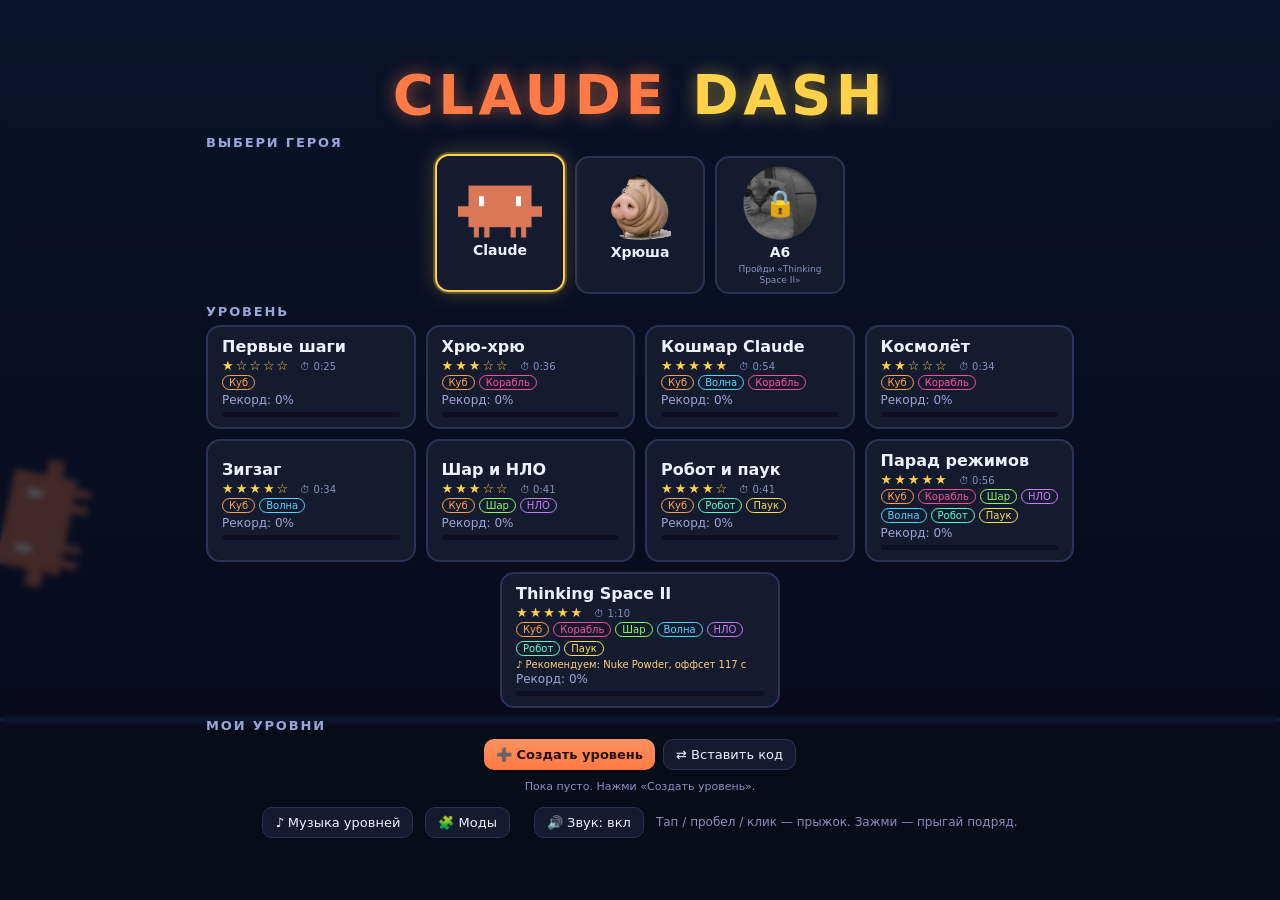
<file: index.html>
<!doctype html>
<html lang="ru">
<head>
<meta charset="utf-8">
<meta name="viewport" content="width=device-width,initial-scale=1,maximum-scale=1,user-scalable=no,viewport-fit=cover">
<meta name="theme-color" content="#0b0f1a">
<title>Claude Dash</title>
<link rel="stylesheet" href="style.css">
</head>
<body>
<canvas id="c"></canvas>

<button id="btnPause" class="hidden" aria-label="Пауза">❚❚</button>

<section id="menu" class="screen">
  <div class="menu-inner">
    <div id="safeBanner" class="safebanner hidden">Безопасный режим: моды выключены</div>
    <h1 class="title"><span>CLAUDE</span> <span class="dash">DASH</span></h1>

    <div class="block">
      <h2>Выбери героя</h2>
      <div id="chars" class="chars"></div>
    </div>

        <div class="block">
      <h2>Уровень</h2>
      <div id="levels" class="levels"></div>
    </div>

    <div class="block">
      <h2>Мои уровни</h2>
      <div class="cbtns">
        <button id="btnNew" class="small go">➕ Создать уровень</button>
        <button id="btnImport" class="small">⇄ Вставить код</button>
      </div>
      <div id="customList" class="clist"></div>
    </div>

    <div id="modLevelsBlock" class="block hidden">
      <h2>Уровни из модов</h2>
      <div id="modLevels" class="clist"></div>
    </div>

    <div class="foot">
      <button id="btnMusic" class="small">♪ Музыка уровней</button>
      <button id="btnMods" class="small">🧩 Моды</button>
      <span id="modButtons" class="cbtns" style="margin:0"></span>
      <button id="btnSound" class="small">🔊 Звук: вкл</button>
      <span class="hint">Тап / пробел / клик — прыжок. Зажми — прыгай подряд.</span>
    </div>
  </div>
</section>

<section id="musicScreen" class="screen hidden">
  <div class="card modcard">
    <div class="mhead"><h2>Музыка уровней</h2><button id="musicClose" class="small">← Назад</button></div>
    <p class="warn" style="color:#c8d0f5;background:rgba(120,140,255,.08);border-color:rgba(120,140,255,.3)">Выбери звуковой файл с устройства для любого уровня. Он остаётся только на этом устройстве, в игру и в интернет не загружается. Музыка начинается заново с каждой попыткой, как встроенная.</p>
    <div id="musicList" class="mlist"></div>
    <input id="musicFile" type="file" accept="audio/*,.mp3,.ogg,.wav,.m4a,.aac,.flac,.opus" hidden>
    <div id="musicMsg" class="hint"></div>
  </div>
</section>

<section id="mods" class="screen hidden">
  <div class="card modcard">
    <div class="mhead"><h2>Моды</h2><button id="modClose" class="small">← Назад</button></div>
    <p class="warn">Мод — это код. Он выполняется внутри игры и может менять её как угодно. Ставь только те моды, которым доверяешь. Описание API: docs/MODDING.md в репозитории.</p>
    <div id="safeNote" class="warn hidden">Безопасный режим: моды сейчас не работают. Здесь можно выключить или удалить сломанный мод, потом запусти игру обычным способом.</div>
    <div id="modList" class="mlist"></div>
    <h2>Добавить мод</h2>
    <textarea id="modSrc" rows="5" spellcheck="false" placeholder="Вставь код мода: ClaudeDash.register({ ... })"></textarea>
    <div class="cbtns">
      <button id="modInstall" class="small go">Установить код</button>
      <button id="modFileBtn" class="small">Из файла…</button>
      <input id="modFile" type="file" accept=".js,text/javascript,application/javascript" hidden>
    </div>
    <div class="urlrow"><input id="modUrl" type="url" placeholder="https://…/mod.js" autocomplete="off"><button id="modUrlBtn" class="small">Скачать</button></div>
    <div id="modMsg" class="hint"></div>
    <h2>Примеры</h2>
    <div id="modExamples" class="mlist"></div>
  </div>
</section>

<section id="modMenu" class="screen hidden">
  <div class="card modcard">
    <div class="mhead"><h2 id="modMenuTitle"></h2><button id="modMenuClose" class="small">← Назад</button></div>
    <div id="modMenuBody" class="mui"></div>
  </div>
</section>

<div id="modPanels" class="modpanels"></div>
<div id="toast" class="toast hidden"></div>

<section id="editor" class="hidden">
  <div class="edtop">
    <button id="edBack" class="small" aria-label="Назад">←</button>
    <input id="edName" type="text" maxlength="24" placeholder="Название" autocomplete="off">
    <button id="edTest" class="small go">▶ Тест</button>
    <button id="edSave" class="small">💾 Сохранить</button>
    <button id="edCode" class="small">⇄ Код</button>
  </div>
  <div id="edCodePanel" class="codepanel hidden">
    <p>Код уровня. Скопируй, чтобы поделиться, или вставь чужой и нажми «Загрузить».</p>
    <textarea id="edCodeText" rows="4" spellcheck="false"></textarea>
    <div class="cbtns">
      <button id="edCopy" class="small go">Копировать</button>
      <button id="edLoad" class="small">Загрузить</button>
      <button id="edCodeClose" class="small">Закрыть</button>
    </div>
    <div id="edCodeMsg" class="hint"></div>
  </div>
  <div class="edbottom">
    <div class="edbar">
      <button id="edLeft" class="small">◀</button>
      <input id="edScroll" type="range" min="0" max="100" step="0.5" value="0" aria-label="Прокрутка уровня">
      <button id="edRight" class="small">▶</button>
      <button id="edLenMinus" class="small">−20</button>
      <span id="edInfo" class="hint"></span>
      <button id="edLenPlus" class="small">+20</button>
    </div>
    <div id="edTools" class="tools"></div>
  </div>
</section>

<section id="pause" class="screen hidden">
  <div class="card">
    <h2>Пауза</h2>
    <button id="btnResume" class="big">▶ Продолжить</button>
    <button id="btnRestart" class="big alt">↻ Заново</button>
    <button id="btnMenu" class="big alt">☰ В меню</button>
    <div id="pauseExtra" class="pauseextra"></div>
  </div>
</section>

<section id="win" class="screen hidden">
  <div class="card">
    <h2>Уровень пройден!</h2>
    <p id="winStats"></p>
    <div id="winUnlock" class="unlock hidden">
      <img id="unlockImg" alt="">
      <div class="uinfo"><b>🔓 Открыт новый скин!</b><span id="unlockName"></span></div>
      <button id="btnWear" class="small go">Надеть</button>
    </div>
    <img id="winImg" alt="">
    <button id="btnAgain" class="big">↻ Ещё раз</button>
    <button id="btnNext" class="big alt">Следующий ▶</button>
    <button id="btnMenu2" class="big alt">☰ В меню</button>
  </div>
</section>

<script src="core.js"></script>
<script src="mods.js"></script>
<script src="modui.js"></script>
<script src="examples.js"></script>
<script src="game.js"></script>
</body>
</html>
</file>
<file: style.css>
:root { --bg: #0b0f1a; --accent: #ff7a45; --accent2: #ffd24a; --card: #151b2e; --line: #2a3354; --text: #eef1ff; }
* { box-sizing: border-box; -webkit-tap-highlight-color: transparent; -webkit-user-select: none; user-select: none; }
html, body { margin: 0; height: 100%; background: var(--bg); color: var(--text); overflow: hidden; touch-action: none;
  font-family: system-ui, -apple-system, "Segoe UI", Roboto, sans-serif; }
canvas { position: fixed; inset: 0; width: 100%; height: 100%; display: block; }
.hidden { display: none !important; }

.screen { position: fixed; inset: 0; display: flex; align-items: center; justify-content: center; z-index: 5; }
#menu { background: rgba(8, 11, 22, .72); backdrop-filter: blur(3px); overflow-y: auto; align-items: flex-start; }
.menu-inner { width: min(900px, 100%); padding: max(12px, env(safe-area-inset-top)) max(16px, env(safe-area-inset-right)) 16px max(16px, env(safe-area-inset-left)); margin: auto; }

.title { margin: 4px 0 8px; text-align: center; font-size: clamp(30px, 8vh, 56px); letter-spacing: .08em; font-weight: 900; }
.title span:first-child { color: var(--accent); text-shadow: 0 0 18px rgba(255, 122, 69, .55); }
.title .dash { color: var(--accent2); text-shadow: 0 0 18px rgba(255, 210, 74, .45); }
h2 { margin: 0 0 6px; font-size: 13px; letter-spacing: .14em; text-transform: uppercase; color: #9aa6d6; }
.block { margin-bottom: 10px; }

.chars, .levels, .diffs { display: flex; gap: 10px; justify-content: center; flex-wrap: wrap; }
.char, .level { background: var(--card); border: 2px solid var(--line); border-radius: 14px; color: var(--text); cursor: pointer;
  font: inherit; transition: transform .12s, border-color .12s, box-shadow .12s; }
.char { width: 130px; padding: 8px 6px 6px; display: flex; flex-direction: column; align-items: center; gap: 4px; }
.char .pic { width: 84px; height: 74px; display: flex; align-items: flex-end; justify-content: center; }
.char img { max-width: 100%; max-height: 100%; image-rendering: auto; pointer-events: none; }
.char b { font-size: 14px; }
.char.sel { border-color: var(--accent2); box-shadow: 0 0 0 2px rgba(255, 210, 74, .25), 0 0 22px rgba(255, 210, 74, .25); transform: translateY(-2px); }
.level { min-width: 180px; padding: 10px 14px; text-align: left; flex: 1 1 180px; max-width: 280px; }
.level:active, .char:active, .big:active, .small:active { transform: scale(.97); }
.level .nm { font-weight: 800; font-size: 16px; }
.level .st { color: var(--accent2); font-size: 13px; letter-spacing: 2px; margin: 2px 0; }
.level .best { font-size: 12px; color: #9aa6d6; }
.level .bar { height: 5px; background: #0c1020; border-radius: 3px; overflow: hidden; margin-top: 5px; }
.level .bar i { display: block; height: 100%; background: linear-gradient(90deg, var(--accent), var(--accent2)); }
.level:hover, .char:hover { border-color: var(--accent); }

.foot { display: flex; gap: 12px; align-items: center; justify-content: center; flex-wrap: wrap; margin-top: 4px; }
.hint { font-size: 12px; color: #8791bd; }
button { font-family: inherit; }
.small { background: var(--card); border: 1px solid var(--line); color: var(--text); border-radius: 10px; padding: 7px 12px; font-size: 13px; cursor: pointer; }

#pause, #win { background: rgba(5, 8, 18, .66); }
.card { background: var(--card); border: 2px solid var(--line); border-radius: 18px; padding: 18px 22px; width: min(340px, 90vw); text-align: center;
  display: flex; flex-direction: column; gap: 10px; max-height: 96vh; overflow-y: auto; }
.card h2 { font-size: 20px; color: var(--accent2); letter-spacing: .06em; margin: 0; }
.card p { margin: 0; color: #c8d0f5; font-size: 14px; }
#winImg { height: 70px; object-fit: contain; align-self: center; animation: hop .6s ease-in-out infinite alternate; }
@keyframes hop { to { transform: translateY(-14px) rotate(12deg); } }
.big { background: linear-gradient(180deg, #ff9160, var(--accent)); border: 0; border-radius: 12px; padding: 12px; font-size: 17px; font-weight: 800;
  color: #25110a; cursor: pointer; }
.big.alt { background: #222b49; color: var(--text); border: 1px solid var(--line); font-weight: 600; }

#btnPause { position: fixed; z-index: 4; top: max(8px, env(safe-area-inset-top)); right: max(10px, env(safe-area-inset-right));
  width: 44px; height: 44px; border-radius: 50%; border: 2px solid rgba(255, 255, 255, .35); background: rgba(0, 0, 0, .35);
  color: #fff; font-size: 16px; cursor: pointer; }

@media (max-height: 460px) {
  .title { font-size: 26px; margin: 0 0 4px; }
  .char { width: 104px; padding: 4px; } .char .pic { width: 60px; height: 50px; }
  .level { padding: 6px 10px; min-width: 150px; } .block { margin-bottom: 6px; } .hint { display: none; }
}

.diffs { display: flex; gap: 8px; justify-content: center; }
.diff { flex: 1 1 0; max-width: 150px; background: var(--card); border: 2px solid var(--line); border-radius: 12px; color: var(--text); cursor: pointer;
  padding: 6px 8px; display: flex; flex-direction: column; align-items: center; gap: 1px; font: inherit; transition: transform .12s, border-color .12s; }
.diff b { font-size: 15px; letter-spacing: .06em; }
.diff span { font-size: 11px; color: #8791bd; }
.diff:active { transform: scale(.97); }
.diff.d-easy.sel { border-color: #5ee08a; box-shadow: 0 0 16px rgba(94, 224, 138, .3); }
.diff.d-hard.sel { border-color: var(--accent2); box-shadow: 0 0 16px rgba(255, 210, 74, .3); }
.diff.d-swin.sel { border-color: #ff4d9a; box-shadow: 0 0 18px rgba(255, 77, 154, .45); }
.diff.d-swin b { color: #ff7ab8; }
@media (max-height: 460px) { .diff { padding: 3px 6px; } .diff span { display: none; } }

/* ---- modes, custom levels ---- */
.level .modes { display: flex; gap: 4px; flex-wrap: wrap; margin: 2px 0 3px; }
.level .modes i { font-style: normal; font-size: 10px; padding: 1px 6px; border-radius: 8px; border: 1px solid currentColor; }
.m-cube { color: #ffa24a; } .m-ship { color: #ff4d9a; } .m-wave { color: #4dd8ff; }
.cbtns { display: flex; gap: 8px; justify-content: center; flex-wrap: wrap; margin-bottom: 6px; }
.small.go { background: linear-gradient(180deg, #ff9160, var(--accent)); border: 0; color: #25110a; font-weight: 800; }
.small.del { color: #ff8a9a; }
.clist { display: flex; flex-direction: column; gap: 6px; max-width: 560px; margin: 0 auto; }
.crow { display: flex; align-items: center; gap: 6px; background: var(--card); border: 1px solid var(--line); border-radius: 12px; padding: 6px 8px; }
.cname { flex: 1; min-width: 0; display: flex; flex-direction: column; }
.cname b { font-size: 14px; overflow: hidden; text-overflow: ellipsis; white-space: nowrap; }
.cname span, .empty { font-size: 11px; color: #8791bd; }
.empty { text-align: center; padding: 4px; }

#editor { position: fixed; inset: 0; z-index: 6; pointer-events: none; }
#editor > * { pointer-events: auto; }
.edtop { position: absolute; top: 0; left: 0; right: 0; display: flex; gap: 6px; align-items: center; background: rgba(8, 11, 22, .82);
  padding: 6px max(8px, env(safe-area-inset-right)) 6px max(8px, env(safe-area-inset-left)); overflow-x: auto; }
.edtop .small { white-space: nowrap; flex: none; }
#edName { flex: 1 1 120px; min-width: 90px; background: #0c1020; border: 1px solid var(--line); color: var(--text); border-radius: 8px; padding: 7px 9px; font: inherit; font-size: 14px;
  -webkit-user-select: text; user-select: text; }
.edbottom { position: absolute; left: 0; right: 0; bottom: 0; height: 84px; background: rgba(8, 11, 22, .9); display: flex; flex-direction: column;
  padding: 0 max(8px, env(safe-area-inset-right)) 0 max(8px, env(safe-area-inset-left)); }
.edbar { height: 32px; display: flex; align-items: center; gap: 6px; }
.edbar .small { padding: 3px 9px; flex: none; }
#edScroll { flex: 1; min-width: 60px; accent-color: var(--accent); }
.tools { height: 52px; display: flex; gap: 6px; overflow-x: auto; padding-bottom: 4px; }
.tool { flex: none; min-width: 58px; background: var(--card); border: 2px solid var(--line); border-radius: 10px; color: var(--text); display: flex; flex-direction: column;
  align-items: center; justify-content: center; font: inherit; cursor: pointer; padding: 0 6px; }
.tool b { font-size: 17px; line-height: 1; } .tool span { font-size: 9px; color: #8791bd; }
.tool.sel { border-color: var(--accent2); box-shadow: 0 0 12px rgba(255, 210, 74, .3); }
.tool.t-cube b { color: #ffa24a; } .tool.t-ship b { color: #ff4d9a; } .tool.t-wave b { color: #4dd8ff; }
.codepanel { position: absolute; top: 52px; left: 50%; transform: translateX(-50%); width: min(520px, 94vw); background: var(--card); border: 2px solid var(--line);
  border-radius: 14px; padding: 10px; display: flex; flex-direction: column; gap: 8px; }
.codepanel p { margin: 0; font-size: 12px; color: #c8d0f5; }
.codepanel textarea { width: 100%; background: #0c1020; color: var(--text); border: 1px solid var(--line); border-radius: 8px; padding: 6px; font: 11px monospace;
  -webkit-user-select: text; user-select: text; resize: none; }
@media (max-height: 460px) { .level .modes { display: none; } }

/* ---- mods ---- */
.modcard { width: min(600px, 94vw); text-align: left; gap: 8px; }
.mhead { display: flex; justify-content: space-between; align-items: center; }
.warn { font-size: 12px; color: #ffcf7a; background: rgba(255, 180, 60, .08); border: 1px solid rgba(255, 180, 60, .3); border-radius: 10px; padding: 7px 10px; }
.mlist { display: flex; flex-direction: column; gap: 6px; }
.mrow { display: flex; align-items: center; gap: 6px; background: #0f1426; border: 1px solid var(--line); border-radius: 10px; padding: 6px 8px; }
.mrow.off { opacity: .6; }
.minfo { flex: 1; min-width: 0; display: flex; flex-direction: column; gap: 1px; }
.minfo b { font-size: 14px; } .minfo span { font-size: 11px; color: #9aa6d6; overflow-wrap: anywhere; }
.minfo em { font-size: 11px; font-style: normal; color: #5ee08a; } .minfo em.bad { color: #ff8a9a; overflow-wrap: anywhere; }
.small:disabled { opacity: .5; cursor: default; }
.modcard textarea, .urlrow input { width: 100%; background: #0c1020; color: var(--text); border: 1px solid var(--line); border-radius: 8px; padding: 7px; font: 12px monospace;
  -webkit-user-select: text; user-select: text; resize: vertical; }
.urlrow { display: flex; gap: 6px; } .urlrow input { font: 13px system-ui, sans-serif; }
.toast { position: fixed; left: 50%; bottom: 18px; transform: translateX(-50%); background: rgba(20, 26, 48, .96); border: 1px solid var(--line); color: var(--text);
  border-radius: 12px; padding: 9px 14px; font-size: 13px; z-index: 20; max-width: 90vw; pointer-events: none; }

/* ---- mod UI (menus, panels) ---- */
.pauseextra { display: flex; flex-direction: column; gap: 10px; }
#modMenuBody { max-height: 64vh; overflow-y: auto; display: flex; flex-direction: column; gap: 8px; padding-right: 2px; }
.mui-heading { margin: 4px 0 0; font-size: 13px; letter-spacing: .1em; text-transform: uppercase; color: #9aa6d6; }
.mui-text { margin: 0; font-size: 13px; color: #c8d0f5; white-space: pre-wrap; overflow-wrap: anywhere; }
.mui-sep { border: 0; border-top: 1px solid var(--line); margin: 2px 0; width: 100%; }
.mui-image { align-self: center; max-width: 100%; object-fit: contain; }
.mui-field { display: flex; flex-direction: column; gap: 4px; }
.mui-label { font-size: 12px; color: #c8d0f5; }
.mui-field input[type=text], .mui-field input[type=password], .mui-field select, .mui-field textarea { width: 100%; background: #0c1020; color: var(--text); border: 1px solid var(--line); border-radius: 8px;
  padding: 7px 9px; font: inherit; font-size: 14px; -webkit-user-select: text; user-select: text; }
.mui-field input[type=range] { width: 100%; accent-color: var(--accent); }
.mui-toggle { display: flex; align-items: center; justify-content: space-between; gap: 10px; cursor: pointer; }
.mui-toggle input { position: absolute; opacity: 0; pointer-events: none; }
.mui-switch { width: 40px; height: 22px; border-radius: 11px; background: #2a3354; position: relative; flex: none; transition: background .15s; }
.mui-switch::after { content: ""; position: absolute; top: 3px; left: 3px; width: 16px; height: 16px; border-radius: 50%; background: #fff; transition: transform .15s; }
.mui-toggle input:checked + .mui-switch { background: var(--accent); }
.mui-toggle input:checked + .mui-switch::after { transform: translateX(18px); }
.mui-toggle input:focus-visible + .mui-switch { outline: 2px solid var(--accent2); }
.mui-row { display: flex; gap: 8px; flex-wrap: wrap; align-items: flex-end; } .mui-row > * { flex: 1 1 120px; min-width: 0; }
.mui-button { align-self: flex-start; }
.mui-progress { height: 8px; background: #0c1020; border-radius: 4px; overflow: hidden; } .mui-progress i { display: block; height: 100%; background: linear-gradient(90deg, var(--accent), var(--accent2)); }
.mui-list { display: flex; flex-direction: column; gap: 6px; }
.mui-lrow { display: flex; align-items: center; gap: 6px; background: #0f1426; border: 1px solid var(--line); border-radius: 10px; padding: 6px 8px; }
.mui-linfo { flex: 1; min-width: 0; display: flex; flex-direction: column; } .mui-linfo b { font-size: 14px; } .mui-linfo span { font-size: 11px; color: #9aa6d6; overflow-wrap: anywhere; }
.mui-empty { font-size: 12px; color: #8791bd; text-align: center; padding: 4px; }
.mui-err { font-size: 12px; color: #ff8a9a; }
.modpanels { position: fixed; inset: 0; pointer-events: none; z-index: 3; }
.mpanel { position: absolute; max-width: min(320px, 70vw); background: rgba(8, 11, 22, .6); border: 1px solid rgba(255, 255, 255, .15); border-radius: 10px; padding: 6px 9px;
  display: flex; flex-direction: column; gap: 4px; font-size: 12px; }
.mpanel.ia { pointer-events: auto; }
.mpanel .mui-text { font-size: 12px; } .mpanel .mui-heading { font-size: 11px; margin: 0; }
.mpanel.p-top-left { top: 40px; left: max(8px, env(safe-area-inset-left)); } .mpanel.p-top-right { top: 60px; right: max(8px, env(safe-area-inset-right)); }
.mpanel.p-bottom-left { bottom: 8px; left: max(8px, env(safe-area-inset-left)); } .mpanel.p-bottom-right { bottom: 8px; right: max(8px, env(safe-area-inset-right)); }
.mpanel.p-top { top: 36px; left: 50%; transform: translateX(-50%); } .mpanel.p-bottom { bottom: 8px; left: 50%; transform: translateX(-50%); }

.safebanner { text-align: center; font-size: 12px; font-weight: 700; color: #ffcf7a; background: rgba(255, 180, 60, .12); border: 1px solid rgba(255, 180, 60, .4); border-radius: 10px; padding: 5px 10px; margin: 2px auto 6px; max-width: 360px; }

.m-ball { color: #8aff5a; } .m-ufo { color: #c77dff; } .m-robot { color: #5affc4; } .m-spider { color: #ffe14a; }
.tool.t-ball b { color: #8aff5a; } .tool.t-ufo b { color: #c77dff; } .tool.t-robot b { color: #5affc4; } .tool.t-spider b { color: #ffe14a; }

/* ---- locked skins, unlock banner ---- */
.char .pic { position: relative; }
.char.locked img { filter: grayscale(1) brightness(.55); }
.char .lock { position: absolute; inset: 0; display: flex; align-items: center; justify-content: center; font-size: 26px; }
.char small { font-size: 9px; line-height: 1.2; color: #8791bd; max-width: 112px; text-align: center; }
.char.locked { cursor: help; }
.unlock { display: flex; align-items: center; gap: 10px; background: rgba(94, 224, 138, .1); border: 1px solid rgba(94, 224, 138, .45); border-radius: 12px; padding: 8px 10px; text-align: left; }
.unlock img { width: 48px; height: 48px; object-fit: contain; border-radius: 50%; flex: none; }
.unlock .uinfo { flex: 1; min-width: 0; display: flex; flex-direction: column; } .unlock .uinfo b { font-size: 13px; color: #5ee08a; } .unlock .uinfo span { font-size: 12px; color: #c8d0f5; }

.level .mus { font-size: 10px; color: #c77dff; margin: 1px 0 2px; overflow: hidden; text-overflow: ellipsis; white-space: nowrap; }

.moff { width: 64px; background: #0c1020; color: var(--text); border: 1px solid var(--line); border-radius: 8px; padding: 5px 6px; font: inherit; font-size: 13px; }
.mlab { font-size: 11px; color: #9aa6d6; white-space: nowrap; }

.level .dur { font-size: 10px; color: #8791bd; margin-left: 4px; letter-spacing: 0; }
.level .mus.hint { color: #ffcf7a; }
.minfo .mhint { color: #ffcf7a; font-size: 11px; }
.moff { width: 72px; }
#musicList .mrow { flex-wrap: wrap; } #musicList .minfo { flex: 1 1 200px; }
</file>
